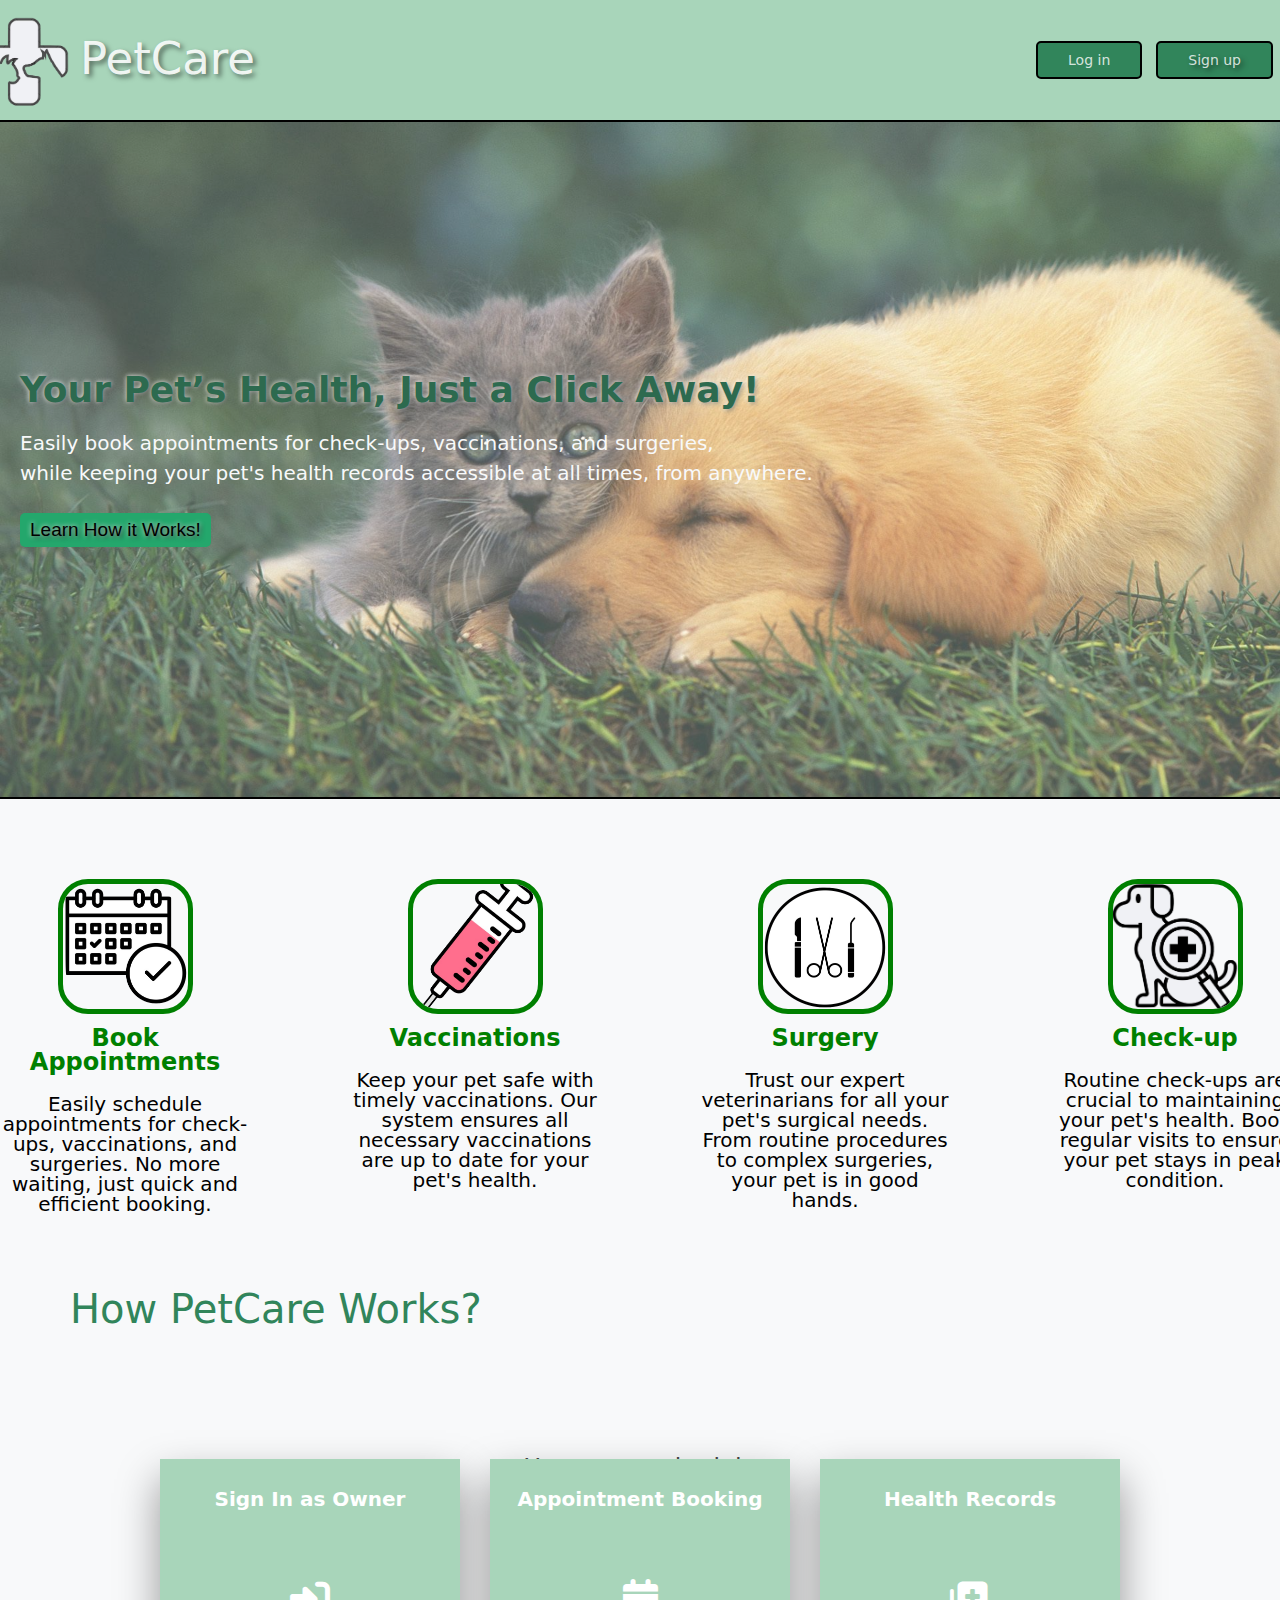
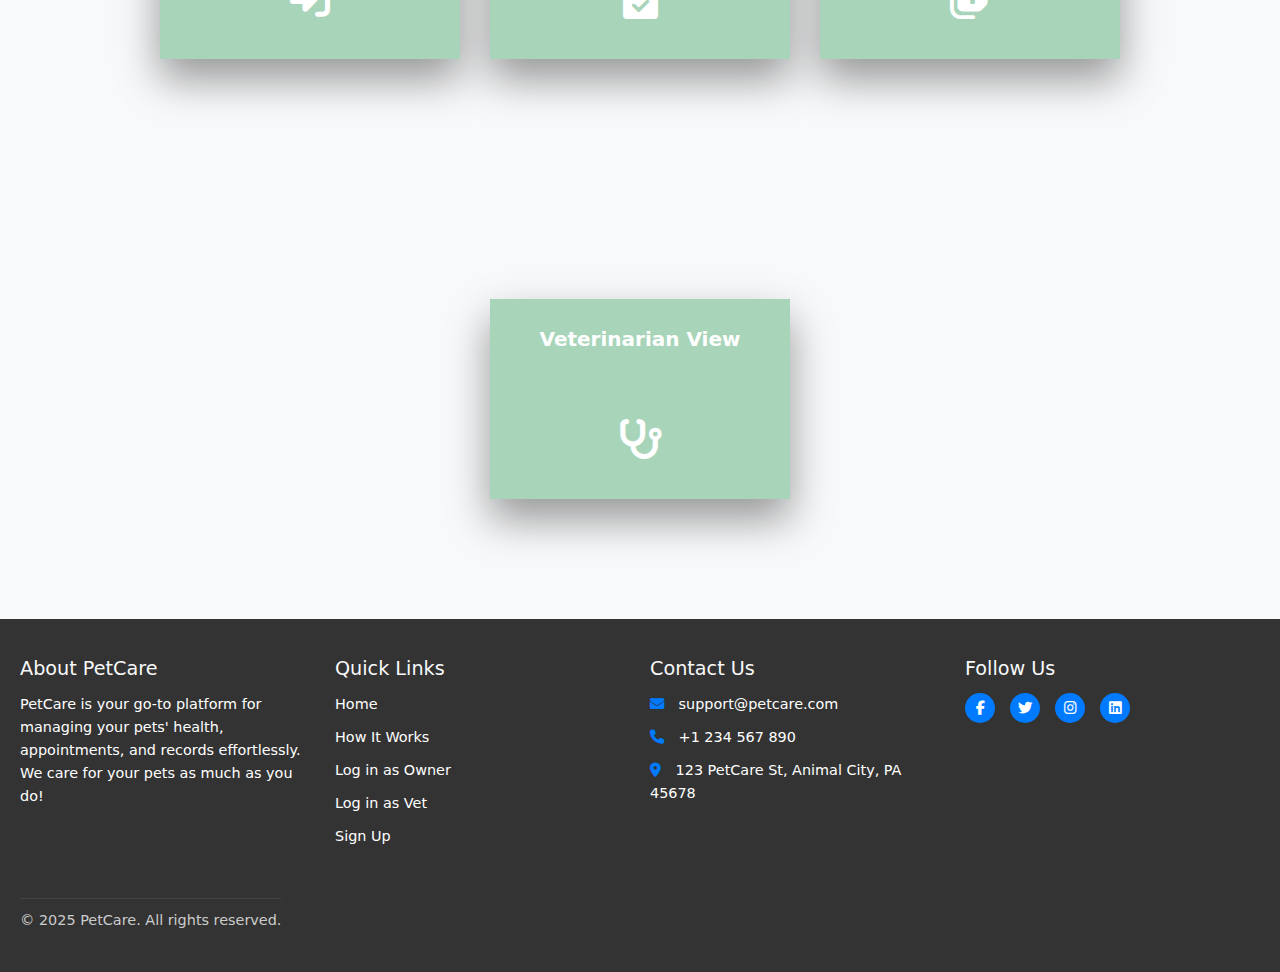
<file: index.html>
<!DOCTYPE html>
<html lang="en">

<head>
    <meta charset="UTF-8">
    <meta name="viewport" content="width=device-width, initial-scale=1.0">
    <title>PetCare</title>
    <link rel="stylesheet" href="style.css">
    <link rel="stylesheet" href="https://cdnjs.cloudflare.com/ajax/libs/font-awesome/6.7.2/css/all.min.css">
</head>

<body>
    <header class="header">
        <div class="container">
            <ul>
                <li>
                    <a href="#">
                        <img src="images/logo.png" alt=""> <!--website logo-->
                    </a>
                </li>
                <li>
                    <a href="#" class="logoname">PetCare</a>
                </li>
            </ul>
            <div class="login-section">
                <!--Log in will be dropdown menu to sign in as vet or owner-->
                <ul>
                    <li>
                        <div class="dropdown"><button class="btn pulse">Log in</button>
                            <div class="dropdown-content">
                                <a href="ownerlogin.html">Log in as Owner</a>
                                <a href="#">Log in as Vet</a>
                            </div>
                        </div>
                    </li>
                    <li><a href="signup.html">Sign up</a></li>
                </ul>
            </div>
        </div>

    </header>

    <section class="banner">
        <img class="banner-image" src="images/banner1.jpg" alt="Banner Background">
        <div class="container">
            <div class="banner-box">
                <h1>Your Pet’s Health, Just a Click Away!</h1>
                <h2>Easily book appointments for check-ups, vaccinations, and surgeries,</h2>
                <h2> while keeping your pet's health
                    records accessible at all times, from anywhere.</h2>
                <a href="#howitworks" class="button">Learn How it Works!</a>
            </div>
        </div>
    </section>

    <div class="container">
        <section class="informations"> <!-- Features of website will be held here -->
            <div class="features">
                <div class="logoitem">
                    <a href="#" class="effect">
                        <img src="images/booking.png" alt="">
                        <span class="title">Book Appointments</span>
                        <span class="description">Easily schedule appointments for check-ups, vaccinations, and
                            surgeries. No more waiting, just quick and efficient booking.</span>
                    </a>
                </div>
                <div class="logoitem">
                    <a href="#" class="effect">
                        <img src="images/vaccination.png" alt="">
                        <span class="title">Vaccinations</span>
                        <span class="description">Keep your pet safe with timely vaccinations. Our system ensures all
                            necessary vaccinations are up to date for your pet's health.</span>
                    </a>
                </div>
                <div class="logoitem">
                    <a href="#" class="effect">
                        <img src="images/surgery.png" alt="">
                        <span class="title">Surgery</span>
                        <span class="description">Trust our expert veterinarians for all your pet's surgical needs. From
                            routine procedures to complex surgeries, your pet is in good hands.</span>
                    </a>
                </div>
                <div class="logoitem">
                    <a href="#" class="effect">
                        <img src="images/checkup.png" alt="">
                        <span class="title">Check-up</span>
                        <span class="description">Routine check-ups are crucial to maintaining your pet's health. Book
                            regular visits to ensure your pet stays in peak condition.</span>
                    </a>
                </div>
            </div>
        </section>
    </div>


    <section class="howitworks" id="howitworks">
        <h1>How PetCare Works?</h1>
        <div class="card-container">
            <div class="card">
                <div class="slide slide1">
                    <div class="content">
                        <div class="icon">
                            <span>Sign In as Owner
                            </span>
                            <i class="fa fa-right-to-bracket" aria-hidden="true"></i>
                        </div>
                    </div>
                </div>
                <div class="slide slide2">
                    <div class="content">

                        <p>Users log in to the platform to manage their pets' health information and appointments.</p>
                    </div>
                </div>
            </div>
            <div class="card">
                <div class="slide slide1">
                    <div class="content">
                        <div class="icon">
                            <span>Appointment Booking
                            </span>
                            <i class="fa fa-solid fa-calendar-check" aria-hidden="true"></i>
                        </div>
                    </div>
                </div>
                <div class="slide slide2">

                    <div class="content">
                        <p style="margin-bottom: 15px;">Users can schedule veterinary appointments for services like vaccinations or check-ups by selecting available dates and times.</p>
                    </div>
                </div>
            </div>

            <div class="card">
                <div class="slide slide1">
                    <div class="content">
                        <div class="icon">
                            <span>Health Records
                            </span>
                            <i class="fa fa-solid fa-notes-medical" aria-hidden="true"></i>
                        </div>
                    </div>
                </div>
                <div class="slide slide2">
                    <div class="content">
                        <p>Users can track their pets' health history, including examination, vaccination, and medication records.</p>
                    </div>
                </div>
            </div>

            <div class="card">
                <div class="slide slide1">
                    <div class="content">
                        <div class="icon">
                            <span>Veterinarian View
                            </span>
                            <i class="fa fa-solid fa-stethoscope" aria-hidden="true"></i>
                        </div>
                    </div>
                </div>
                <div class="slide slide2">
                    <div class="content">
                        <p>Veterinarians can manage appointment requests and access animals' health information.</p>
                    </div>
                </div>
            </div>
        </div>
    </section>

    <footer class="footer">
        <div class="container">
            <div class="footer-sections">
                <!-- About Us Section -->
                <div class="footer-about">
                    <h3>About PetCare</h3>
                    <p>PetCare is your go-to platform for managing your pets' health, appointments, and records
                        effortlessly. We care for your pets as much as you do!</p>
                </div>

                <!-- Quick Links Section -->
                <div class="footer-links">
                    <h3>Quick Links</h3>
                    <ul>
                        <li><a href="#">Home</a></li>
                        <li><a href="#howitworks">How It Works</a></li>
                        <li><a href="ownerlogin.html">Log in as Owner</a></li>
                        <li><a href="#">Log in as Vet</a></li>
                        <li><a href="signup.html">Sign Up</a></li>
                    </ul>
                </div>

                <!-- Contact Section -->
                <div class="footer-contact">
                    <h3>Contact Us</h3>
                    <ul>
                        <li><i class="fa fa-envelope"></i> support@petcare.com</li>
                        <li><i class="fa fa-phone"></i> +1 234 567 890</li>
                        <li><i class="fa fa-map-marker-alt"></i> 123 PetCare St, Animal City, PA 45678</li>
                    </ul>
                </div>

                <!-- Social Media Section -->
                <div class="footer-social">
                    <h3>Follow Us</h3>
                    <ul>
                        <li><a href="#"><i class="fab fa-facebook-f"></i></a></li>
                        <li><a href="#"><i class="fab fa-twitter"></i></a></li>
                        <li><a href="#"><i class="fab fa-instagram"></i></a></li>
                        <li><a href="#"><i class="fab fa-linkedin"></i></a></li>
                    </ul>
                </div>
            </div>

            <div class="footer-bottom">
                <p>&copy; 2025 PetCare. All rights reserved.</p>
            </div>
        </div>
    </footer>

</body>

</html>
</file>
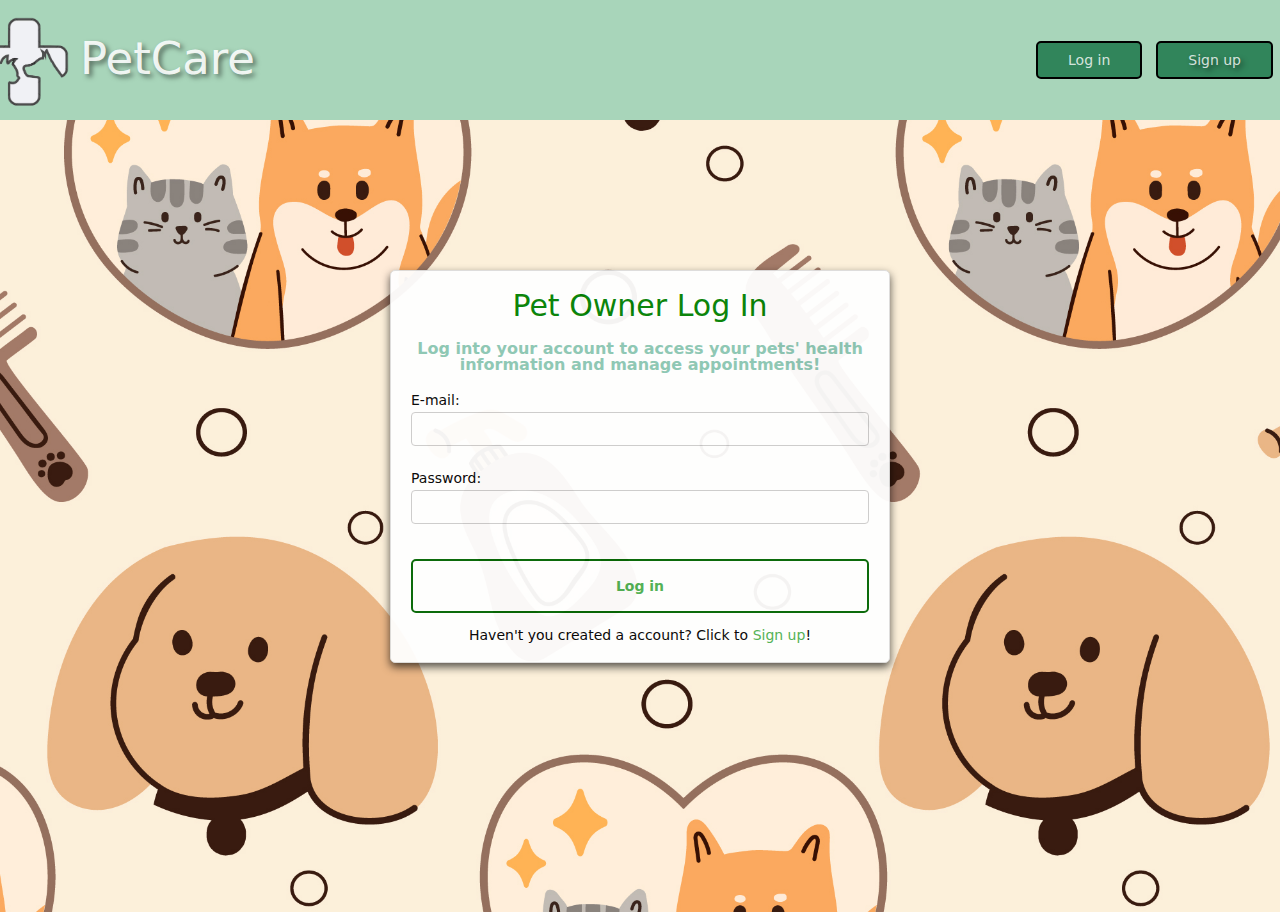
<file: ownerlogin.html>
<!DOCTYPE html>
<html lang="en">

<head>
    <meta charset="UTF-8">
    <meta name="viewport" content="width=device-width, initial-scale=1.0">
    <title>Owner Log In</title>
    <link rel="stylesheet" href="ownerlogin.css"> <!-- CSS dosyanı ekle -->
</head>

<body>
    <header class="header">
        <div class="container">
            <ul>
                <li>
                    <a href="index.html">
                        <img src="images/logo.png" alt=""> <!--website logo-->
                    </a>
                </li>
                <li>
                    <a href="#" class="logoname">PetCare</a>
                </li>
            </ul>
            <div class="login-section">
                <!--Log in will be dropdown menu to sign in as vet or owner-->
                <ul>
                    <li>
                        <div class="dropdown"><button class="btn pulse">Log in</button>
                            <div class="dropdown-content">
                                <a href="ownerlogin.html">Log in as Owner</a>
                                <a href="#">Log in as Vet</a>
                            </div>
                        </div>
                    </li>
                    <li><a href="signup.html">Sign up</a></li>
                </ul>
            </div>
        </div>
    </header>
    <div class="background">
        <img src="images/8379740.jpg" alt="">
    </div>

    <div class="signup-container">
        <h1>Pet Owner Log In</h1>
        <h2>Log into your account to access your pets' health information and manage appointments!</h2>
        <form action="/submit_signup" method="POST">
            <label for="email">E-mail:</label>
            <input type="email" id="email" name="email" required>

            <label for="password">Password:</label>
            <input type="password" id="password" name="password" required>
            <div class="button_slide slide_right">
                <span><a href="ownerprofile.html">Log in</a></span>
            </div>
        </form>
        <p>Haven't you created a account? Click to <a href="signup.html">Sign up</a>!</p>
    </div>
    <footer>

    </footer>
</body>

</html>
</file>
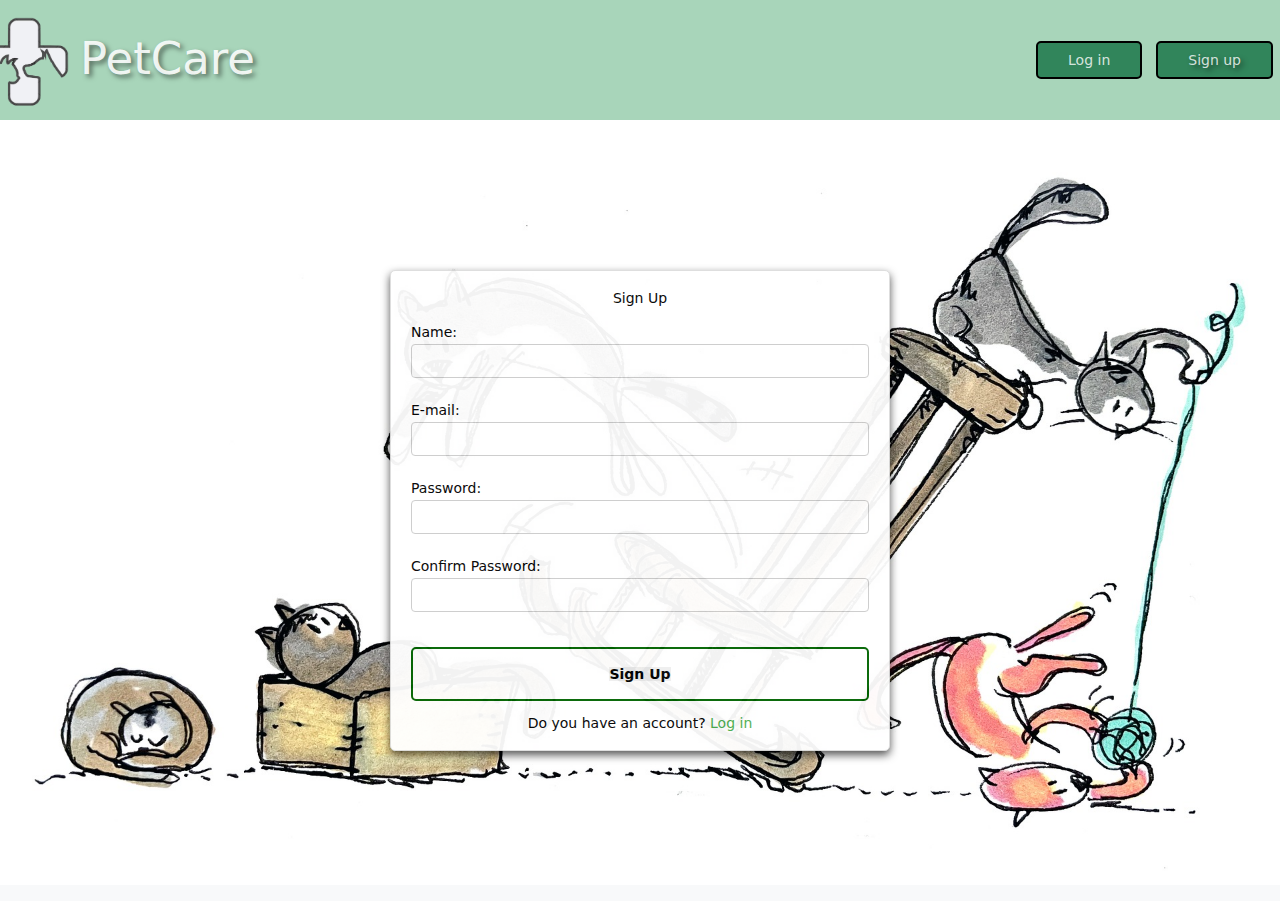
<file: signup.html>
<!DOCTYPE html>
<html lang="en">

<head>
    <meta charset="UTF-8">
    <meta name="viewport" content="width=device-width, initial-scale=1.0">
    <title>Sign Up</title>
    <link rel="stylesheet" href="signup.css"> <!-- CSS dosyanı ekle -->
</head>

<body>
    <header class="header">
        <div class="container">
            <ul>
                <li>
                    <a href="index.html">
                        <img src="images/logo.png" alt=""> <!--website logo-->
                    </a>
                </li>
                <li>
                    <a href="#" class="logoname">PetCare</a>
                </li>
            </ul>
            <div class="login-section">
                <!--Log in will be dropdown menu to sign in as vet or owner-->
                <ul>
                    <li>
                        <div class="dropdown"><button class="btn pulse">Log in</button>
                            <div class="dropdown-content">
                                <a href="ownerlogin.html">Log in as Owner</a>
                                <a href="#">Log in as Vet</a>
                            </div>
                        </div>
                    </li>
                    <li><a href="signup.html">Sign up</a></li>
                </ul>
            </div>
        </div>
    </header>
    <div class="background  ">
        <img src="images/cats-6614088_1920.jpg" alt="">
    </div>

    <div class="signup-container">
        <h2>Sign Up</h2>
        <form action="/submit_signup" method="POST">
            <label for="name">Name:</label>
            <input type="text" id="name" name="name" required>

            <label for="email">E-mail:</label>
            <input type="email" id="email" name="email" required>

            <label for="password">Password:</label>
            <input type="password" id="password" name="password" required>

            <label for="confirm-password">Confirm Password:</label>
            <input type="password" id="confirm-password" name="confirm-password" required>
            <div class="button_slide slide_right">
                <span><a><button type="submit">Sign Up</button></a></span>
                </div>
        </form>
        <p>Do you have an account? <a href="login.html">Log in</a></p>
    </div>
    <footer>

    </footer>
</body>

</html>
</file>
<file: style.css>
html,
body,
div,
span,
applet,
object,
iframe,
h1,
h2,
h3,
h4,
h5,
h6,
p,
blockquote,
pre,
a,
abbr,
acronym,
address,
big,
cite,
code,
del,
dfn,
img,
ins,
kbd,
q,
s,
samp,
small,
strike,
sub,
sup,
tt,
var,
dl,
dt,
dd,
ol,
ul,
li,
fieldset,
form,
label,
legend,
input,
select,
textarea,
button,
table,
caption,
tbody,
tfoot,
thead,
tr,
th,
td,
article,
aside,
canvas,
details,
embed,
figure,
figcaption,
footer,
header,
hgroup,
menu,
nav,
output,
ruby,
section,
summary,
time,
mark,
audio,
video {
    margin: 0;
    padding: 0;
    border: 0;
    font-size: 100%;
    font: inherit;
    vertical-align: baseline;
    box-sizing: border-box;
    text-decoration: none;
    scroll-behavior: smooth;
}

article,
aside,
details,
figcaption,
figure,
footer,
header,
hgroup,
menu,
nav,
section {
    display: block;
}

:root {
    --primary-color: #A8D5BA;
    /* Açık Yeşil */
    --secondary-color: #8AC6B3;
    /* Mint Tonu */
    --background-color: #F8F9FA;
    /* Hafif Gri */
}

body {
    line-height: 1;
    font-family: system-ui, -apple-system, BlinkMacSystemFont, 'Segoe UI', Roboto, Oxygen, Ubuntu, Cantarell, 'Open Sans', 'Helvetica Neue', sans-serif;
    font-size: 14px;
    -webkit-font-smoothing: antialiased;
    /* Increasing readability of the text */
    background: var(--background-color);
}

body,
html {
    overflow-x: hidden;
    /* Yatay kaydırma çubuğunu gizler */
    width: 100%;
    /* Sayfanın genişliği %100 olmalı */
    margin: 0;
}

ol,
ul {
    list-style: none;
}

.container {
    width: 100%;
    max-width: 1300px;
    margin: auto;
    /* Setting the sectors at center */
    display: flex;
    justify-content: space-between;
}

.header {
    background-color: var(--primary-color);
}

.header .container {
    display: flex;
    align-items: center;
    height: 120px;
}

.header .container img {
    height: 100px;
    align-items: center;
    padding-top: 10px;
    margin-right: 10px;
    margin-top: 40px;
    margin: 40px 10px 0 -20px;
}

.header .container .logoname {
    font-size: 45px;
    font-weight: 500;
    position: relative;
    top: -73px;
    right: -80px;
    color: rgb(255, 255, 255, 0.9);
    text-shadow: 3px 3px 5px rgba(0, 0, 0, 0.5);

}

.header .login-section ul {
    display: flex;
}

.header .login-section ul li {
    margin-left: 10px;
    background: #31855b;
    margin: 7px;
    border-radius: 5px;
    border: 2px solid;
    padding: 0 15px;
    text-shadow: 3px 3px 5px rgba(0, 0, 0, 0.5);
}

.header .login-section ul li a {
    height: 34px;
    display: block;
    line-height: 34px;
    color: rgb(255, 255, 255, 0.8);
    border-radius: 5px;
    padding: 0 15px;
}

.header .login-section .dropdown button {
    height: 34px;
    display: block;
    line-height: 34px;
    color: rgb(255, 255, 255, 0.8);
    border-radius: 5px;
    padding: 0 15px;
    background: #31855b;
}

.header .login-section ul li button {
    height: 34px;
    display: block;
    line-height: 34px;
    color: rgb(255, 255, 255, 0.8);
    border-radius: 5px;
    padding: 0 15px;
    background: #31855b;
}


.header .login-section ul li a:hover {
    color: #fff;
    transition: 0.4s;
}

/* Dropdown Menu */
.dropdown {
    position: relative;
    display: inline-block;
    z-index: 11;
}

.dropdown-content {
    position: absolute;
    top: 100%;
    left: -20px;
    background: var(--secondary-color);
    min-width: 160px;
    box-shadow: 0 2px 5px rgba(0, 0, 0, 0.9);
    opacity: 0;
    transform: translateY(-10px);
    transition: all 0.3s;
    pointer-events: none;
    border-radius: 0.5rem;
    z-index: 10;
}

.dropdown:hover .dropdown-content {
    opacity: 1;
    transform: translateY(0);
    pointer-events: auto;
    margin-left: 10px;
}

.dropdown-content a {
    color: black;
    padding: 0.5rem 1rem;
    text-decoration: none;
    display: block;
    color: #2D6A4F;
}

.dropdown-content a:hover {
    transform: scale(1.08);
}

.banner {
    border-bottom: 2px solid black;
    border-top: 2px solid black;
    position: relative;
    /* Üzerine diğer öğelerin konumlandırılması için gerekli */
    z-index: 1;
}

.banner .container {
    min-height: 75vh;
    display: flex;
    align-items: center;
    max-width: 100%;
    margin: 0 20px;
    position: relative;
    /* Banner içindeki öğeleri ayarlamak için */
    z-index: 2;
    /* Resmin üstünde görünmesi için */
}

.banner .container h1 {
    font-size: 36px;
    color: #2D6A4F;
    padding-bottom: 20px;
    font-weight: 600;
    text-shadow: 2px 2px 4px rgba(0, 0, 0, 0.3), 0 0 5px #fff;
}

.banner h2 {
    font-size: 22px;
    color: var(--background-color);
    font-weight: 400;
    font-size: 20px;
    line-height: 1.5;
}

.banner .container .banner-box .button:hover {
    background: linear-gradient(to right, #2D6A4F, #B7E1A1);
    box-shadow: 0 4px 6px rgba(0, 0, 0, 0.2);
    transform: scale(1.05);
    transition: 0.4s;
}

.banner .container .banner-box .button {
    margin-top: 10px;
    color: rgb(255, 255, 255, 0.8);
    display: inline-block;
    height: 34px;
    line-height: 34px;
    background: #24a76c;
    border-radius: 5px;
    font-size: 19px;
    padding: 0 10px;
    margin-top: 25px;
    color: #000;
    font-family: 'Poppins', sans-serif;

}

.banner .container .banner-box a {
    text-shadow: 2px 2px 4px rgba(0, 0, 0, 0.6), 0 0 5px #ffffff;

}

.banner .banner-image {
    position: absolute;
    /* Resmi arka plana yerleştirir */
    top: 0;
    left: 0;
    width: 100%;
    height: 100%;
    object-fit: cover;
    /* Resmin tüm alanı doldurmasını sağlar */
    z-index: 1;
    /* Banner içindeki diğer öğelerin altında kalır */
    opacity: 0.7;
    /* Resme hafif bir şeffaflık ekler, isteğe bağlı */
}

.container .informations {
    max-width: 100%;
    display: flex;
    align-items: center;
    justify-content: space-between;
}

.informations .features {
    display: flex;
    gap: 100px;
    width: auto;
}

.container .informations .features .logoitem {
    text-align: center;
    display: flex;
    flex-direction: column;
    align-items: center;
    margin-top: 40px;
    flex-wrap: wrap;
}

.container .informations .features .logoitem:hover {
    transform: scale(1.08);
    box-shadow: 0 4px 8px rgba(0, 0, 0, 0.6);
    /* Gölgelendirme ekler */
    border-radius: 10px;
}
.container .informations .features .effect{
    height: 380px;
    width: 250px;
}
.container .informations .features a img {
    width: 135px;
    height: 135px;
    border-radius: 30px;
    object-fit: cover;
    border: 5px solid #000;
    border-color: green;
    box-sizing: border-box;
    margin-top: 40px;
}

.container .informations .features .title {
    display: block;
    margin-top: 10px;
    color: green;
    font-size: 24px;
    font-weight: 600;
    width: auto;
}

.container .informations .features .description {
    font-size: 20px;
    color: #000;
    display: flex;
    margin-top: 20px;
    align-items: center;
    justify-content: center;

}

.howitworks h1 {
    font-size: 40px;
    margin-top: 70px;
    margin-left: 70px;
    color: #31855B;
    font-weight: 500;
}

.howitworks p {
    font-size: 24px;
    padding: 35px;
}
.card{
    margin-top: 10px;
    width: 300px;
    
}
.card .icon {
    position: absolute;
    top: 0;
    left: 0;
    width: 100%;
    height: 100%;
    background: var(--primary-color);
}
.card-container{
    display: flex; /* Kartları yatayda sıralamak için */
  justify-content: center; /* Kartları ortalamak için */
  align-items: flex-start; /* Kartların üst hizasını korumak için */
  gap: 30px; /* Kartlar arasındaki boşluk */
  flex-wrap: wrap;
  padding-bottom: 20px;
  margin-top: 20px;
}

.card .icon .fa {
    position: absolute;
    top: 70%;
    left: 50%;
    transform: translate(-50%, -50%);
    font-size: 40px;
    color: #fff;
}

.card .slide {
    width: 300px;
    height: 200px;
    transition: 0.5s;
}
.card .icon span{
    font-size: 20px;
    color: #fff;
    display: flex;
    justify-content: center;
    align-items: center;
    margin-top: 30px;
    font-weight: 600;
}

.card .slide.slide1 {
    position: relative;
    display: flex;
    justify-content: center;
    align-items: center;
    z-index: 1;
    transition: .7s;
    transform: translateY(100px);
}

.card:hover .slide.slide1 {
    transform: translateY(0px);
}

.card .slide.slide2 {
    position: relative;
    display: flex;
    justify-content: center;
    align-items: center;
    padding: 20px;
    box-sizing: border-box;
    transition: .8s;
    transform: translateY(-100px);
    box-shadow: 0 20px 40px rgba(0, 0, 0, 0.4);
}

.card:hover .slide.slide2 {
    transform: translateY(0);
}

 .card .slide.slide2::after {
    content: "";
    position: absolute;
    width: 30px;
    height: 4px;
    bottom: 15px;
    left: 50%;
    left: 50%;
    transform: translateX(-50%);
    background: #2c73df;
}

.card .slide.slide2 .content p {
    margin: 0;
    padding: 0;
    text-align: center;
    color: #414141;
}

/* Footer Section */
.footer {
    background-color: #333; /* Footer arka plan rengi */
    color: #fff; /* Yazı rengi */
    padding: 40px 20px;
}

.footer .container {
    display: flex;
    flex-wrap: wrap; /* Küçük ekranlar için esnek tasarım */
    justify-content: space-between; /* Bölümleri yatayda yaymak için */
    gap: 20px;
}

.footer-sections {
    display: flex;
    flex-wrap: wrap;
    justify-content: space-between;
    width: 100%;
    gap: 20px;
}

.footer-sections > div {
    flex: 1 1 calc(25% - 20px); /* Esnek genişlik, 4 sütun */
    min-width: 200px; /* Minimum genişlik */
}

.footer h3 {
    margin-bottom: 15px;
    font-size: 1.2rem;
    color: #f8f9fa;
}

.footer p,
.footer ul,
.footer li {
    font-size: 0.9rem;
    line-height: 1.6;
    margin: 0;
}

.footer ul {
    list-style: none;
    padding: 0;
}

.footer ul li {
    margin-bottom: 10px;
}

.footer ul li a {
    color: #fff;
    text-decoration: none;
    transition: color 0.3s ease;
}

.footer ul li a:hover {
    color: #007bff;
}

.footer-contact i {
    margin-right: 10px;
    color: #007bff; /* İkon rengi */
}

.footer-social ul {
    display: flex;
    gap: 15px;
}

.footer-social ul li a {
    display: inline-block;
    width: 30px;
    height: 30px;
    background-color: #007bff;
    color: #fff;
    text-align: center;
    line-height: 30px;
    border-radius: 50%;
    transition: background-color 0.3s ease;
}

.footer-social ul li a:hover {
    background-color: #0056b3;
}

.footer-bottom {
    margin-top: 20px;
    text-align: center;
    font-size: 0.8rem;
    color: #ccc;
    border-top: 1px solid #444;
    padding-top: 10px;
}
</file>
<file: ownerlogin.css>
/* Genel Reset */
html, body, div, span, applet, object, iframe,
h1, h2, h3, h4, h5, h6, p, blockquote, pre,
a, abbr, acronym, address, big, cite, code,
del, dfn, img, ins, kbd, q, s, samp,
small, strike, sub, sup, tt, var,
dl, dt, dd, ol, ul, li,
fieldset, form, label, legend, input, select, textarea, button,
table, caption, tbody, tfoot, thead, tr, th, td,
article, aside, canvas, details, embed, 
figure, figcaption, footer, header, hgroup, 
menu, nav, output, ruby, section, summary,
time, mark, audio, video {
    margin: 0;
    padding: 0;
    border: 0;
    font-size: 100%;
    font: inherit;
    vertical-align: baseline;
    box-sizing: border-box;
    text-decoration: none;
}

article, aside, details, figcaption, figure, 
footer, header, hgroup, menu, nav, section {
    display: block;
}

/* Temalar */
:root {
    --primary-color: #A8D5BA; /* Açık Yeşil */
    --secondary-color: #8AC6B3; /* Mint Tonu */
    --background-color: #F8F9FA; /* Hafif Gri */
}

body {
    line-height: 1;
    font-family: system-ui, -apple-system, BlinkMacSystemFont, 'Segoe UI', Roboto, Oxygen, Ubuntu, Cantarell, 'Open Sans', 'Helvetica Neue', sans-serif;
    font-size: 14px;
    -webkit-font-smoothing: antialiased; /* Okunabilirlik artırma */
    background: var(--background-color);
}
body, html {
    overflow-x: hidden;  /* Yatay kaydırma çubuğunu gizler */
    width: 100%;         /* Sayfanın genişliği %100 olmalı */
    margin: 0;
}

ol, ul {
    list-style: none;
}

.container {
    width: 100%;
    max-width: 1300px;
    margin: auto; /* Merkezleme */
    display: flex;
    justify-content: space-between;
}

.header {
    background-color: var(--primary-color);
}

.header .container {
    display: flex;
    align-items: center;
    height: 120px;
}

.header .container img {
    height: 100px;
    align-items: center;
    padding-top: 10px;
    margin-right: 10px;
    margin-top: 40px;
    margin: 40px 10px 0 -20px;
}

.header .container .logoname {
    font-size: 45px;
    font-weight: 500;
    position: relative;
    top: -73px;
    right: -80px;
    color: rgb(255, 255, 255, 0.9);
    text-shadow: 3px 3px 5px rgba(0, 0, 0, 0.5);
}

.header .login-section ul {
    display: flex;
}

.header .login-section ul li {
    margin-left: 10px;
    background: #31855b;
    margin: 7px;
    border-radius: 5px;
    border: 2px solid;
    padding: 0 15px;
    text-shadow: 3px 3px 5px rgba(0, 0, 0, 0.5);
}

.header .login-section ul li a {
    height: 34px;
    display: block;
    line-height: 34px;
    color: rgb(255, 255, 255, 0.8);
    border-radius: 5px;
    padding: 0 15px;
}
.header .login-section .dropdown button {
    height: 34px;
    display: block;
    line-height: 34px;
    color: rgb(255, 255, 255, 0.8);
    border-radius: 5px;
    padding: 0 15px;
    background: #31855b;
}

.header .login-section ul li button {
    height: 34px;
    display: block;
    line-height: 34px;
    color: rgb(255, 255, 255, 0.8);
    border-radius: 5px;
    padding: 0 15px;
    background: #31855b;
}

.header .login-section ul li a:hover {
    color: #fff;
    transition: 0.4s;
}

/* Dropdown Menü */
.dropdown {
    position: relative;
    display: inline-block;
    z-index: 20;
}

.dropdown-content {
    position: absolute;
    top: 100%;
    left: -20px;
    background: var(--secondary-color);
    min-width: 160px;
    box-shadow: 0 2px 5px rgba(0, 0, 0, 0.9);
    opacity: 0;
    transform: translateY(-10px);
    transition: all 0.3s;
    pointer-events: none;
    border-radius: 0.5rem;
    z-index: 20;
}

.dropdown:hover .dropdown-content {
    opacity: 1;
    transform: translateY(0);
    pointer-events: auto;
    margin-left: 10px;
}

.dropdown-content a {
    color: black;
    padding: 0.5rem 1rem;
    text-decoration: none;
    display: block;
    color: #2D6A4F;
}

.dropdown-content a:hover {
    transform: scale(1.08);
}

/* Arka Plan */
.background {
    background-position: center top; /* Bu, resmin üst kısmını gösterecek */
    background-size: 100% 80%; /* Arka planı ekran boyutuna göre ölçekler */
    position: absolute;
    width: 100%;
    height: 88vh; /* Ekran boyutunda genişlik */
    overflow: hidden;
    z-index: 1; /* Arka planda kalacak */
    
}


.background img {
    width: 100%;
    height: 100%;
    object-fit: cover; /* Görseli tam ekran yapar */
    position: absolute;
    top: 0;
    left: 0;
}

/* Sign Up Container */
.signup-container {
    width: 500px;
    margin: 150px auto;
    padding: 20px;
    border: 1px solid #ddd;
    border-radius: 5px;
    background-color: white;
    position: relative;
    z-index: 2; /* Form ön planda olacak */
    opacity: 0.95;
    box-shadow: 0 4px 8px rgba(0, 0, 0, 0.7); /* Box shadow ekledik */
}

.signup-container h1 {
    text-align: center;
    margin-bottom: 20px;
    font-size: 30px;
    color: green;
    font-weight: 500;
}
.signup-container h2{
    text-align: center;
    margin-bottom: 20px;
    font-size: 16px;
    color: var(--secondary-color);
    font-weight: 600;
}

.signup-container label {
    display: block;
    margin: 10px 0 5px;
}

.signup-container input {
    width: 100%;
    padding: 8px;
    margin-bottom: 15px;
    border: 1px solid #ccc;
    border-radius: 4px;
}

.button_slide {
    margin-top: 20px;
    color: black;
    border: 2px solid darkgreen;
    border-radius: 5px;
    padding: 18px 36px;
    position: relative;
    text-align: center;
    background-color: white;
    font-weight: bold;
    cursor: pointer;
    transition: color 0.4s ease-out; /* Renk değişimini geçişle yapar */
    overflow: hidden; /* İçeriğin taşmasını engeller */
}

.button_slide::after {
    content: '';
    position: absolute;
    top: 0;
    left: -100%; /* Başlangıçta kutu tamamen sağa kayar */
    width: 100%;
    height: 100%;
    background-color: #45a049; /* Yeşil renk */
    transition: all 0.4s ease-out; /* Renginin kayması için geçiş efekti */
    z-index: 0; /* Arka planda kalmasını sağlar */
}

.button_slide:hover::after {
    left: 0; /* Hover durumunda kutu yeşil rengin tamamını dolduracak şekilde kayacak */
}

.button_slide:hover {
    color: white; /* Hover durumunda yazı rengi beyaz olacak */
    border-color: #45a049; /* Butonun kenar çizgisinin rengini de değiştirelim */
}

.button_slide span {
    position: relative; /* Yazıyı üstte tutmak için */
    z-index: 1; /* Yazının her durumda üstte olmasını sağlar */
}



.signup-container p {
    text-align: center;
    margin-top: 15px;
}

.signup-container a {
    color: #4caf50;
    text-decoration: none;
}

.signup-container a:hover {
    text-decoration: underline;
}
</file>
<file: signup.css>
/* Genel Reset */
html, body, div, span, applet, object, iframe,
h1, h2, h3, h4, h5, h6, p, blockquote, pre,
a, abbr, acronym, address, big, cite, code,
del, dfn, img, ins, kbd, q, s, samp,
small, strike, sub, sup, tt, var,
dl, dt, dd, ol, ul, li,
fieldset, form, label, legend, input, select, textarea, button,
table, caption, tbody, tfoot, thead, tr, th, td,
article, aside, canvas, details, embed, 
figure, figcaption, footer, header, hgroup, 
menu, nav, output, ruby, section, summary,
time, mark, audio, video {
    margin: 0;
    padding: 0;
    border: 0;
    font-size: 100%;
    font: inherit;
    vertical-align: baseline;
    box-sizing: border-box;
    text-decoration: none;
}

article, aside, details, figcaption, figure, 
footer, header, hgroup, menu, nav, section {
    display: block;
}

/* Temalar */
:root {
    --primary-color: #A8D5BA; /* Açık Yeşil */
    --secondary-color: #8AC6B3; /* Mint Tonu */
    --background-color: #F8F9FA; /* Hafif Gri */
}

body {
    line-height: 1;
    font-family: system-ui, -apple-system, BlinkMacSystemFont, 'Segoe UI', Roboto, Oxygen, Ubuntu, Cantarell, 'Open Sans', 'Helvetica Neue', sans-serif;
    font-size: 14px;
    -webkit-font-smoothing: antialiased; /* Okunabilirlik artırma */
    background: var(--background-color);
}
body, html {
    overflow-x: hidden;  /* Yatay kaydırma çubuğunu gizler */
    width: 100%;         /* Sayfanın genişliği %100 olmalı */
    margin: 0;
}

ol, ul {
    list-style: none;
}

.container {
    width: 100%;
    max-width: 1300px;
    margin: auto; /* Merkezleme */
    display: flex;
    justify-content: space-between;
}

.header {
    background-color: var(--primary-color);
}

.header .container {
    display: flex;
    align-items: center;
    height: 120px;
}

.header .container img {
    height: 100px;
    align-items: center;
    padding-top: 10px;
    margin-right: 10px;
    margin-top: 40px;
    margin: 40px 10px 0 -20px;
}

.header .container .logoname {
    font-size: 45px;
    font-weight: 500;
    position: relative;
    top: -73px;
    right: -80px;
    color: rgb(255, 255, 255, 0.9);
    text-shadow: 3px 3px 5px rgba(0, 0, 0, 0.5);
}

.header .login-section ul {
    display: flex;
}

.header .login-section ul li {
    margin-left: 10px;
    background: #31855b;
    margin: 7px;
    border-radius: 5px;
    border: 2px solid;
    padding: 0 15px;
    text-shadow: 3px 3px 5px rgba(0, 0, 0, 0.5);
}

.header .login-section ul li a {
    height: 34px;
    display: block;
    line-height: 34px;
    color: rgb(255, 255, 255, 0.8);
    border-radius: 5px;
    padding: 0 15px;
}
.header .login-section .dropdown button {
    height: 34px;
    display: block;
    line-height: 34px;
    color: rgb(255, 255, 255, 0.8);
    border-radius: 5px;
    padding: 0 15px;
    background: #31855b;
}

.header .login-section ul li button {
    height: 34px;
    display: block;
    line-height: 34px;
    color: rgb(255, 255, 255, 0.8);
    border-radius: 5px;
    padding: 0 15px;
    background: #31855b;
}

.header .login-section ul li a:hover {
    color: #fff;
    transition: 0.4s;
}

/* Dropdown Menü */
.dropdown {
    position: relative;
    display: inline-block;
    z-index: 20;
}

.dropdown-content {
    position: absolute;
    top: 100%;
    left: -20px;
    background: var(--secondary-color);
    min-width: 160px;
    box-shadow: 0 2px 5px rgba(0, 0, 0, 0.9);
    opacity: 0;
    transform: translateY(-10px);
    transition: all 0.3s;
    pointer-events: none;
    border-radius: 0.5rem;
    z-index: 20;
}

.dropdown:hover .dropdown-content {
    opacity: 1;
    transform: translateY(0);
    pointer-events: auto;
    margin-left: 10px;
}

.dropdown-content a {
    color: black;
    padding: 0.5rem 1rem;
    text-decoration: none;
    display: block;
    color: #2D6A4F;
}

.dropdown-content a:hover {
    transform: scale(1.08);
}

/* Arka Plan */
.background {
    position: absolute;
    width: 100%;
    height: 85vh; /* Ekran boyutunda genişlik */
    overflow: hidden;
    z-index: 1; /* Arka planda kalacak */
}

.background img {
    width: 100%;
    height: 100%;
    object-fit: cover; /* Görseli tam ekran yapar */
    position: absolute;
    top: 0;
    left: 0;
}

/* Sign Up Container */
.signup-container {
    width: 500px;
    margin: 150px auto;
    padding: 20px;
    border: 1px solid #ddd;
    border-radius: 5px;
    background-color: white;
    position: relative;
    z-index: 2; /* Form ön planda olacak */
    opacity: 0.95;
    box-shadow: 0 4px 8px rgba(0, 0, 0, 0.7); /* Box shadow ekledik */
}

.signup-container h2 {
    text-align: center;
    margin-bottom: 20px;
}

.signup-container label {
    display: block;
    margin: 10px 0 5px;
}

.signup-container input {
    width: 100%;
    padding: 8px;
    margin-bottom: 15px;
    border: 1px solid #ccc;
    border-radius: 4px;
}

.button_slide {
    margin-top: 20px;
    color: black;
    border: 2px solid darkgreen;
    border-radius: 5px;
    padding: 18px 36px;
    position: relative;
    text-align: center;
    background-color: white;
    font-weight: bold;
    cursor: pointer;
    transition: color 0.4s ease-out; /* Renk değişimini geçişle yapar */
    overflow: hidden; /* İçeriğin taşmasını engeller */
}

.button_slide::after {
    content: '';
    position: absolute;
    top: 0;
    left: -100%; /* Başlangıçta kutu tamamen sağa kayar */
    width: 100%;
    height: 100%;
    background-color: #45a049; /* Yeşil renk */
    transition: all 0.4s ease-out; /* Renginin kayması için geçiş efekti */
    z-index: 0; /* Arka planda kalmasını sağlar */
}

.button_slide:hover::after {
    left: 0; /* Hover durumunda kutu yeşil rengin tamamını dolduracak şekilde kayacak */
}

.button_slide:hover {
    color: white; /* Hover durumunda yazı rengi beyaz olacak */
    border-color: #45a049; /* Butonun kenar çizgisinin rengini de değiştirelim */
}

.button_slide span {
    position: relative; /* Yazıyı üstte tutmak için */
    z-index: 1; /* Yazının her durumda üstte olmasını sağlar */
}



.signup-container p {
    text-align: center;
    margin-top: 15px;
}

.signup-container a {
    color: #4caf50;
    text-decoration: none;
}

.signup-container a:hover {
    text-decoration: underline;
}
</file>
